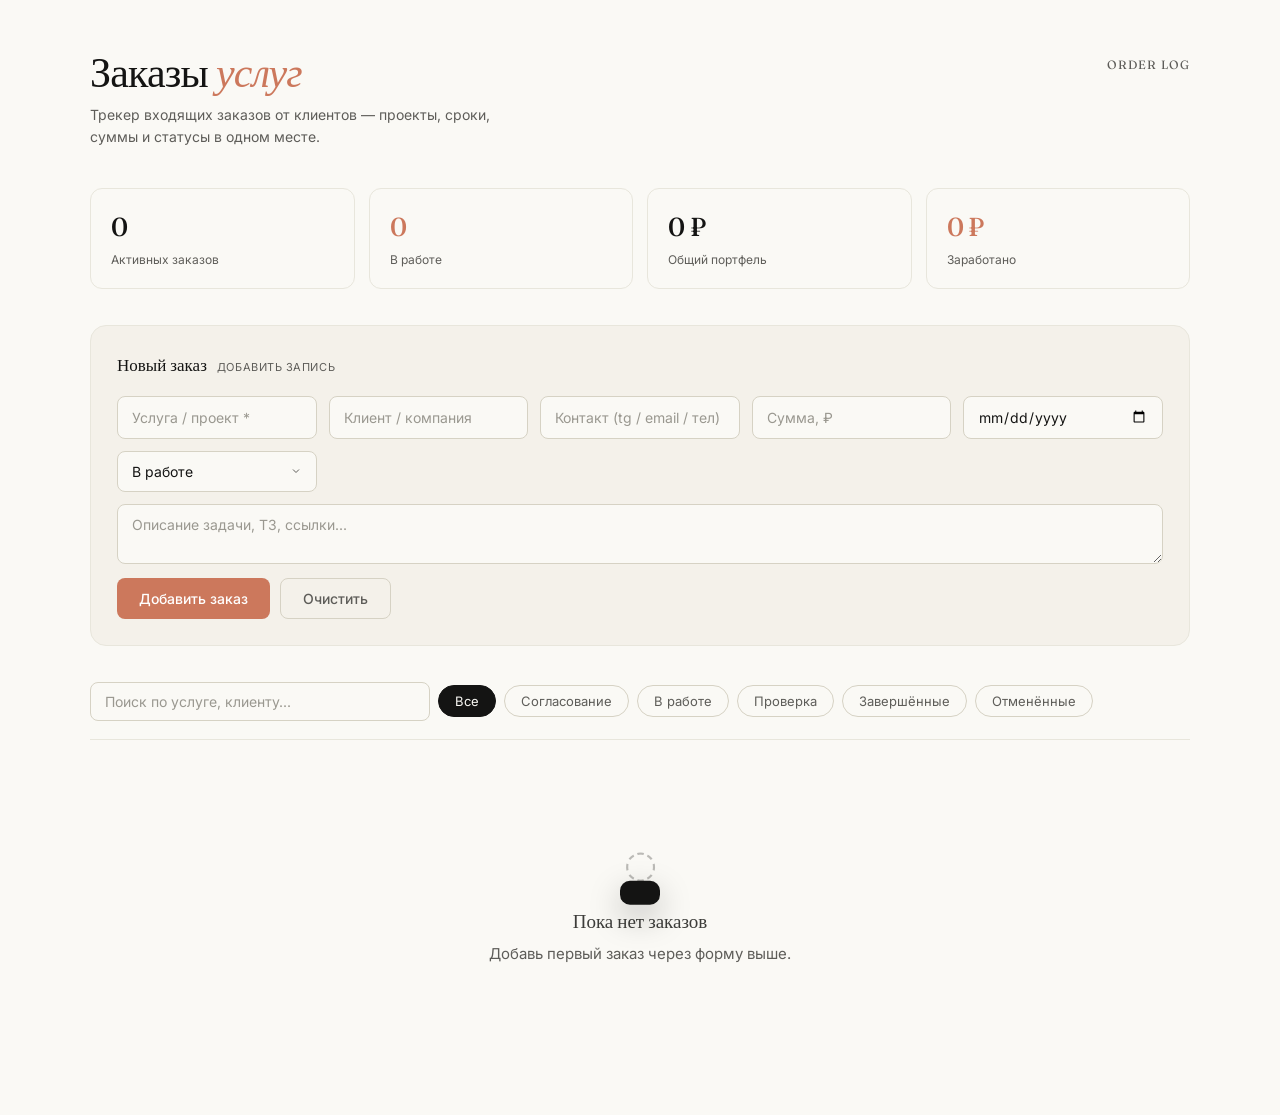
<file: index.html>
<!DOCTYPE html>
<html lang="ru">
<head>
<meta charset="UTF-8">
<meta name="viewport" content="width=device-width, initial-scale=1.0">
<title>Заказы услуг</title>
<link rel="stylesheet" href="style.css">
</head>
<body>
<div class="wrap">
  <header class="head">
    <div>
      <h1>Заказы <em>услуг</em></h1>
      <div class="sub">Трекер входящих заказов от клиентов — проекты, сроки, суммы и статусы в одном месте.</div>
    </div>
    <div class="mark">order log</div>
  </header>

  <div class="stats" id="stats"></div>

  <div class="panel">
    <h2>Новый заказ <small>добавить запись</small></h2>
    <div class="grid">
      <input id="f-title" placeholder="Услуга / проект *" autocomplete="off">
      <input id="f-client" placeholder="Клиент / компания" autocomplete="off">
      <input id="f-contact" placeholder="Контакт (tg / email / тел)" autocomplete="off">
      <input id="f-price" type="number" placeholder="Сумма, ₽" min="0" step="1">
      <input id="f-deadline" type="date" title="Дедлайн">
      <select id="f-status">
        <option value="на согласовании">На согласовании</option>
        <option value="в работе" selected>В работе</option>
        <option value="на проверке">На проверке</option>
        <option value="завершён">Завершён</option>
        <option value="отменён">Отменён</option>
      </select>
      <textarea id="f-desc" placeholder="Описание задачи, ТЗ, ссылки..."></textarea>
    </div>
    <div class="row">
      <button class="btn p" id="addBtn">Добавить заказ</button>
      <button class="btn g" id="resetBtn">Очистить</button>
    </div>
  </div>

  <div class="toolbar">
    <input class="search" id="search" placeholder="Поиск по услуге, клиенту..." autocomplete="off">
    <button class="chip on" data-f="все">Все</button>
    <button class="chip" data-f="на согласовании">Согласование</button>
    <button class="chip" data-f="в работе">В работе</button>
    <button class="chip" data-f="на проверке">Проверка</button>
    <button class="chip" data-f="завершён">Завершённые</button>
    <button class="chip" data-f="отменён">Отменённые</button>
  </div>

  <div class="orders" id="orders"></div>
</div>

<div class="overlay" id="overlay">
  <div class="modal">
    <h3>Редактировать заказ</h3>
    <div class="grid">
      <input id="e-title" placeholder="Услуга / проект *">
      <input id="e-client" placeholder="Клиент">
      <input id="e-contact" placeholder="Контакт">
      <input id="e-price" type="number" placeholder="Сумма, ₽" min="0">
      <input id="e-deadline" type="date">
      <select id="e-status">
        <option value="на согласовании">На согласовании</option>
        <option value="в работе">В работе</option>
        <option value="на проверке">На проверке</option>
        <option value="завершён">Завершён</option>
        <option value="отменён">Отменён</option>
      </select>
      <textarea id="e-desc" placeholder="Описание"></textarea>
    </div>
    <div class="mactions">
      <button class="btn g" id="cancelEdit">Отмена</button>
      <button class="btn p" id="saveEdit">Сохранить</button>
    </div>
  </div>
</div>

<div class="toast" id="toast"></div>

<script src="app.js"></script>
</body>
</html>
</file>
<file: style.css>
@import url('https://fonts.googleapis.com/css2?family=Fraunces:opsz,wght@9..144,400;9..144,500;9..144,600&family=Inter:wght@400;500;600&display=swap');

:root {
  --bg: #faf9f5;
  --surf: #f4f1ea;
  --ink: #141413;
  --soft: #3d3d3a;
  --muted: #5e5d59;
  --line: #e8e6dc;
  --line2: #d6d2c4;
  --acc: #cc785c;
  --acc2: #b8654a;
  --accsoft: #f2e3dc;
}

* { box-sizing: border-box; margin: 0; padding: 0; }

body {
  font-family: 'Inter', sans-serif;
  background: var(--bg);
  color: var(--ink);
  min-height: 100vh;
  padding: 48px 24px 80px;
  font-size: 15px;
  line-height: 1.55;
  -webkit-font-smoothing: antialiased;
}

.wrap { max-width: 1100px; margin: 0 auto; }

.head {
  display: flex;
  justify-content: space-between;
  gap: 24px;
  margin-bottom: 40px;
  flex-wrap: wrap;
  align-items: flex-start;
}
h1 {
  font-family: 'Fraunces', serif;
  font-size: clamp(30px, 4vw, 42px);
  font-weight: 500;
  letter-spacing: -.02em;
  line-height: 1.15;
  margin-bottom: 8px;
}
h1 em { font-style: italic; color: var(--acc); }
.sub { font-size: 14px; color: var(--muted); max-width: 420px; }
.mark {
  font-family: 'Fraunces', serif;
  font-size: 12px;
  color: var(--muted);
  letter-spacing: .08em;
  text-transform: uppercase;
  padding-top: 8px;
}

.stats {
  display: grid;
  grid-template-columns: repeat(auto-fit, minmax(160px, 1fr));
  gap: 14px;
  margin-bottom: 36px;
}
.stat {
  background: var(--bg);
  border: 1px solid var(--line);
  border-radius: 12px;
  padding: 18px 20px;
}
.stat b {
  font-family: 'Fraunces', serif;
  font-size: 26px;
  font-weight: 500;
  display: block;
  letter-spacing: -.02em;
}
.stat b.acc { color: var(--acc); }
.stat span { font-size: 12px; color: var(--muted); display: block; margin-top: 4px; }

.panel {
  background: var(--surf);
  border: 1px solid var(--line);
  border-radius: 16px;
  padding: 26px;
  margin-bottom: 36px;
}
.panel h2 {
  font-family: 'Fraunces', serif;
  font-size: 17px;
  font-weight: 500;
  margin-bottom: 18px;
  display: flex;
  gap: 10px;
  align-items: baseline;
}
.panel h2 small {
  font-family: 'Inter', sans-serif;
  font-size: 11px;
  color: var(--muted);
  text-transform: uppercase;
  letter-spacing: .05em;
  font-weight: 400;
}
.grid {
  display: grid;
  grid-template-columns: repeat(auto-fit, minmax(190px, 1fr));
  gap: 12px;
  margin-bottom: 14px;
}
.row { display: flex; gap: 10px; }

input, select, textarea {
  width: 100%;
  background: var(--bg);
  border: 1px solid var(--line2);
  border-radius: 8px;
  padding: 11px 14px;
  color: var(--ink);
  font-family: inherit;
  font-size: 14px;
  transition: border-color .15s, box-shadow .15s;
}
input::placeholder, textarea::placeholder { color: #9a9890; }
input:focus, select:focus, textarea:focus {
  outline: none;
  border-color: var(--acc);
  box-shadow: 0 0 0 3px rgba(204, 120, 92, .12);
}
textarea { grid-column: 1 / -1; min-height: 60px; resize: vertical; }
select {
  cursor: pointer;
  appearance: none;
  background-image: url("data:image/svg+xml,%3Csvg xmlns='http://www.w3.org/2000/svg' width='12' height='12' viewBox='0 0 24 24' fill='none' stroke='%235e5d59' stroke-width='2'%3E%3Cpath d='m6 9 6 6 6-6'/%3E%3C/svg%3E");
  background-repeat: no-repeat;
  background-position: right 14px center;
  padding-right: 36px;
}

.btn {
  font-family: inherit;
  font-size: 14px;
  font-weight: 500;
  padding: 11px 22px;
  border: none;
  border-radius: 8px;
  cursor: pointer;
  transition: all .15s;
}
.p { background: var(--acc); color: #fff; }
.p:hover { background: var(--acc2); }
.g { background: transparent; color: var(--muted); border: 1px solid var(--line2); }
.g:hover { border-color: var(--soft); color: var(--soft); }

.toolbar {
  display: flex;
  gap: 8px;
  flex-wrap: wrap;
  align-items: center;
  margin-bottom: 24px;
  padding-bottom: 18px;
  border-bottom: 1px solid var(--line);
}
.search {
  flex: 1;
  min-width: 180px;
  max-width: 340px;
  padding: 10px 14px;
  font-size: 14px;
  border-radius: 8px;
  border: 1px solid var(--line2);
  background: var(--bg);
}
.search:focus {
  outline: none;
  border-color: var(--acc);
  box-shadow: 0 0 0 3px rgba(204, 120, 92, .1);
}
.chip {
  font-family: inherit;
  font-size: 13px;
  padding: 7px 16px;
  border-radius: 100px;
  border: 1px solid var(--line2);
  background: transparent;
  color: var(--muted);
  cursor: pointer;
  transition: all .15s;
  white-space: nowrap;
}
.chip:hover { border-color: var(--soft); color: var(--soft); }
.chip.on { background: var(--ink); color: var(--bg); border-color: var(--ink); }

.orders { display: flex; flex-direction: column; gap: 12px; }

.order {
  background: var(--bg);
  border: 1px solid var(--line);
  border-radius: 12px;
  padding: 18px 22px;
  transition: box-shadow .2s, border-color .2s;
  animation: rise .3s ease;
}
@keyframes rise { from { opacity: 0; transform: translateY(6px); } to { opacity: 1; transform: none; } }
.order:hover { box-shadow: 0 8px 24px rgba(20, 20, 19, .06); border-color: var(--line2); }
.order.done { opacity: .6; }
.order.done .title { text-decoration: line-through; text-decoration-color: var(--line2); }
.order.cancel { opacity: .45; }

.otop {
  display: flex;
  justify-content: space-between;
  align-items: flex-start;
  gap: 14px;
  margin-bottom: 8px;
}
.title {
  font-family: 'Fraunces', serif;
  font-size: 17px;
  font-weight: 500;
  line-height: 1.3;
  letter-spacing: -.01em;
}
.price {
  font-family: 'Fraunces', serif;
  font-size: 17px;
  font-weight: 500;
  color: var(--acc);
  white-space: nowrap;
}
.meta { display: flex; flex-wrap: wrap; gap: 6px 16px; font-size: 13px; color: var(--muted); }
.meta b { color: var(--soft); font-weight: 500; }
.soon { color: var(--acc); font-weight: 500; }
.over { color: #b83a2e; font-weight: 500; }

.pill {
  display: inline-flex;
  align-items: center;
  font-size: 11px;
  font-weight: 500;
  letter-spacing: .04em;
  text-transform: uppercase;
  padding: 3px 10px;
  border-radius: 100px;
  border: 1px solid currentColor;
}
.st-a .pill { color: #7c6bb0; border-color: #d8d0ec; background: #f3f0fa; }
.st-w .pill { color: var(--acc); border-color: #ecd5cb; background: var(--accsoft); }
.st-c .pill { color: #b8892e; border-color: #f0e0c0; background: #fbf5e8; }
.st-f .pill { color: #5e7c5a; border-color: #d0e0cc; background: #eef5ec; }
.st-x .pill { color: #9a9890; border-color: var(--line); background: var(--surf); }

.desc {
  font-size: 13px;
  color: var(--muted);
  background: var(--surf);
  border-radius: 6px;
  padding: 10px 14px;
  margin-top: 10px;
  white-space: pre-wrap;
  line-height: 1.6;
}

.actions {
  display: flex;
  gap: 8px;
  margin-top: 12px;
  padding-top: 12px;
  border-top: 1px solid var(--line);
  flex-wrap: wrap;
  align-items: center;
}
.actions select {
  width: auto;
  font-size: 12px;
  padding: 6px 30px 6px 10px;
  border-radius: 6px;
  background-position: right 10px center;
}
.mini {
  font-family: inherit;
  font-size: 12px;
  padding: 6px 12px;
  border-radius: 6px;
  border: 1px solid var(--line2);
  background: transparent;
  color: var(--muted);
  cursor: pointer;
  transition: all .15s;
}
.mini:hover { border-color: var(--soft); color: var(--soft); }
.mini.d:hover { border-color: #b83a2e; color: #b83a2e; }

.empty { text-align: center; padding: 70px 24px; color: var(--muted); }
.empty .ic { font-size: 38px; margin-bottom: 14px; opacity: .4; }
.empty h3 {
  font-family: 'Fraunces', serif;
  font-size: 19px;
  font-weight: 500;
  color: var(--soft);
  margin-bottom: 6px;
}

.overlay {
  position: fixed;
  inset: 0;
  background: rgba(20, 20, 19, .35);
  backdrop-filter: blur(3px);
  display: none;
  align-items: center;
  justify-content: center;
  padding: 24px;
  z-index: 100;
}
.overlay.on { display: flex; }
.modal {
  background: var(--bg);
  border: 1px solid var(--line);
  border-radius: 16px;
  padding: 30px;
  width: 100%;
  max-width: 560px;
  box-shadow: 0 24px 64px rgba(20, 20, 19, .18);
  max-height: 90vh;
  overflow-y: auto;
}
.modal h3 {
  font-family: 'Fraunces', serif;
  font-size: 19px;
  font-weight: 500;
  margin-bottom: 22px;
}
.mactions { display: flex; gap: 10px; justify-content: flex-end; margin-top: 20px; }

.toast {
  position: fixed;
  bottom: 24px;
  left: 50%;
  transform: translateX(-50%) translateY(120%);
  background: var(--ink);
  color: var(--bg);
  padding: 12px 20px;
  border-radius: 10px;
  font-size: 14px;
  display: flex;
  gap: 16px;
  align-items: center;
  box-shadow: 0 12px 32px rgba(20, 20, 19, .25);
  transition: transform .3s ease;
  z-index: 200;
}
.toast.on { transform: translateX(-50%) translateY(0); }
.toast button {
  background: none;
  border: none;
  color: var(--acc);
  font-family: inherit;
  font-size: 14px;
  font-weight: 600;
  cursor: pointer;
  padding: 0;
}
.toast button:hover { text-decoration: underline; }

::-webkit-scrollbar { width: 10px; }
::-webkit-scrollbar-thumb { background: var(--line2); border-radius: 100px; }
::-webkit-scrollbar-thumb:hover { background: var(--muted); }
</file>
